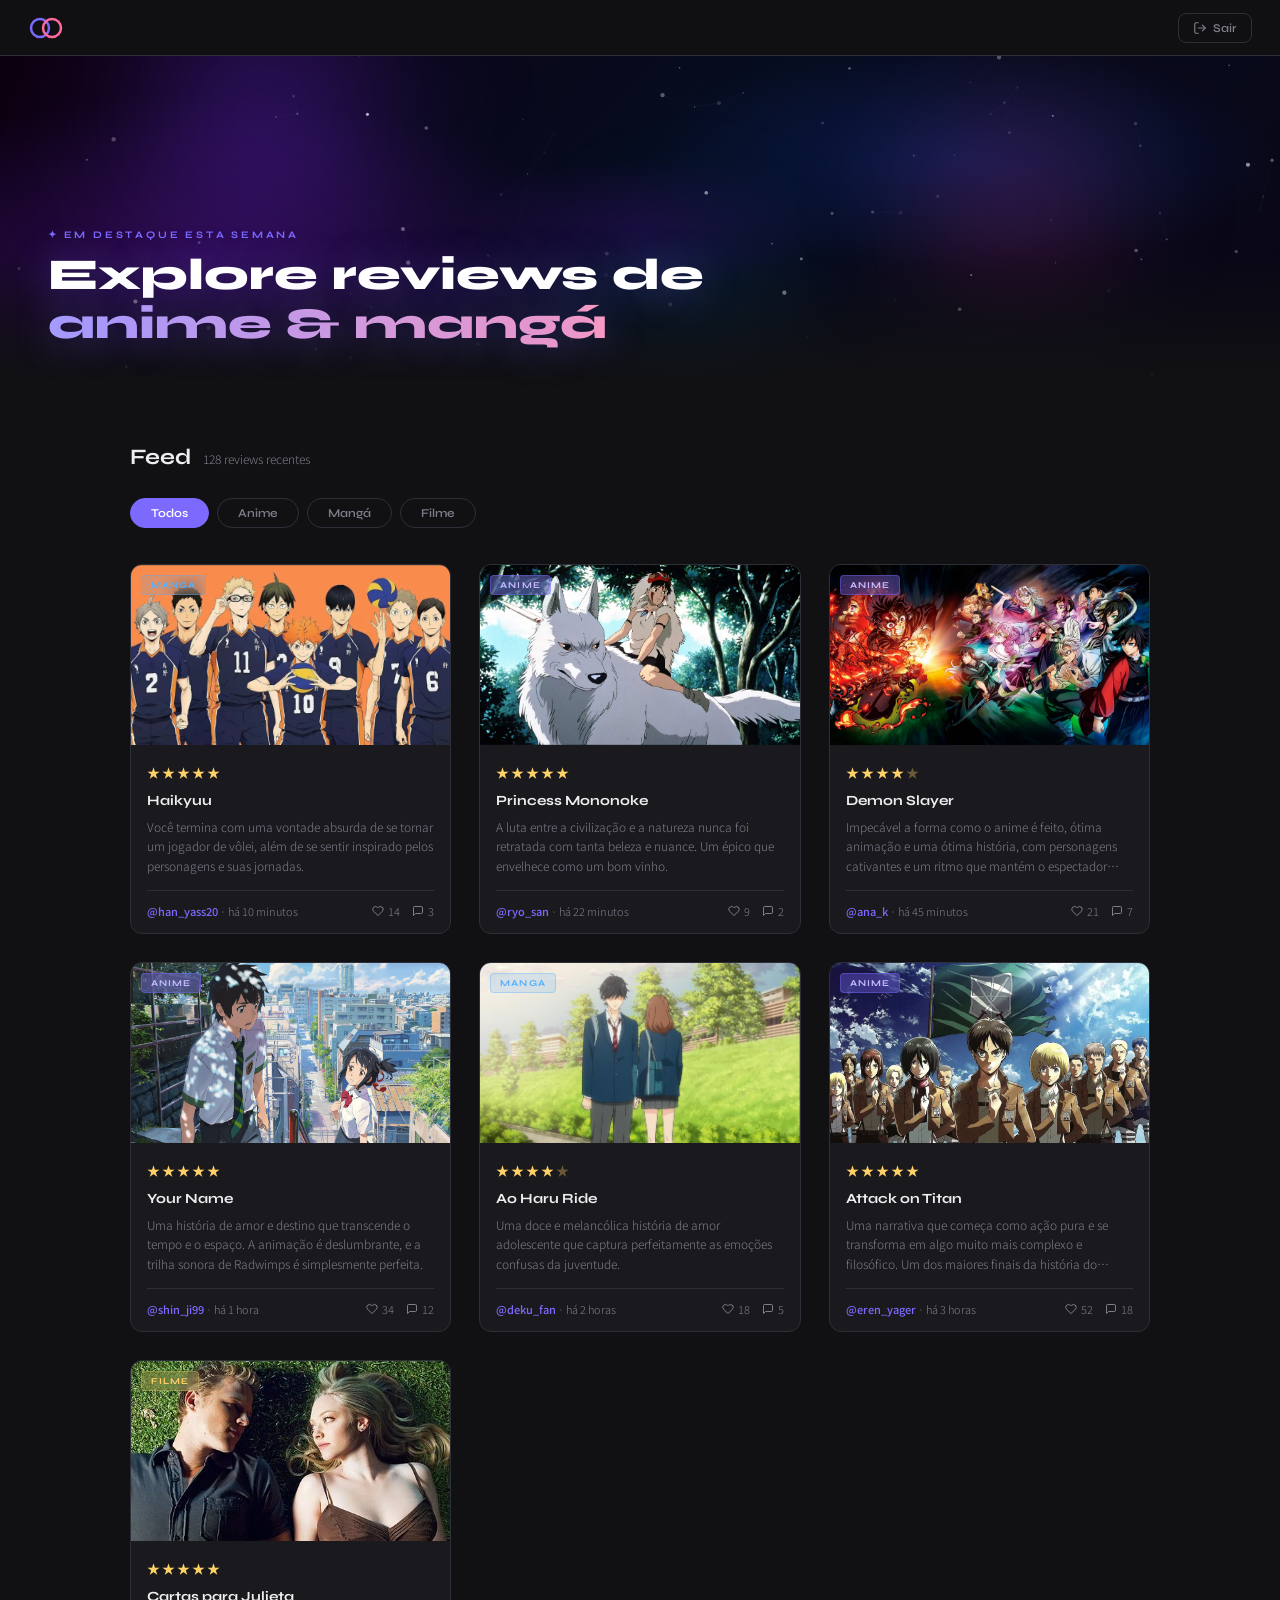
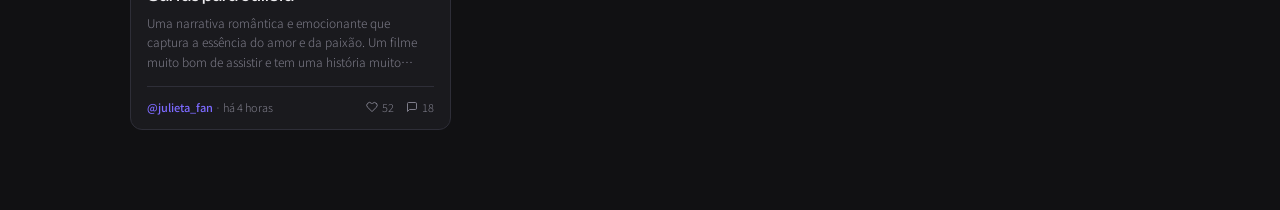
<file: index.html>
<!DOCTYPE html>
<html lang="pt-BR">
<head>
  <meta charset="UTF-8">
  <meta name="viewport" content="width=device-width, initial-scale=1.0">
  <title>NerdHub — Home</title>
  <link rel="preconnect" href="https://fonts.googleapis.com">
  <link rel="stylesheet" href="https://fonts.googleapis.com/css2?family=Syne:wght@400;600;700;800&family=Noto+Sans+JP:wght@300;400;500&display=swap">
  <link rel="stylesheet" href="styles/index.css">
</head>
<body>

<!-- ══ NAVBAR ══ -->
<nav>
  <a href="index.html" class="nav-logo">
    <svg class="logo-icon" viewBox="0 0 36 36" fill="none" xmlns="http://www.w3.org/2000/svg">
      <circle cx="12" cy="18" r="9" stroke="#7c6aff" stroke-width="2.5"/>
      <circle cx="24" cy="18" r="9" stroke="#ff6a9b" stroke-width="2.5"/>
    </svg>
  </a>

  <ul class="nav-links"></ul>

  <div class="nav-actions">
    <button class="btn-logout" onclick="location.href='login.html'">
      <svg width="14" height="14" viewBox="0 0 24 24" fill="none" stroke="currentColor" stroke-width="2" stroke-linecap="round" stroke-linejoin="round">
        <path d="M9 21H5a2 2 0 0 1-2-2V5a2 2 0 0 1 2-2h4"/>
        <polyline points="16 17 21 12 16 7"/>
        <line x1="21" y1="12" x2="9" y2="12"/>
      </svg>
      Sair
    </button>
  </div>
</nav>

<!-- ══ HERO ══ -->
<section class="hero">
  <div class="hero-bg"></div>

  <!-- Orbes de luz -->
  <div class="hero-orb hero-orb-1"></div>
  <div class="hero-orb hero-orb-2"></div>
  <div class="hero-orb hero-orb-3"></div>

  <!-- Pontos flutuantes gerados via JS -->
  <canvas class="hero-dots" id="hero-canvas"></canvas>

  <!-- Texto hero -->
  <div class="hero-content">
    <p class="hero-eyebrow">✦ Em destaque esta semana</p>
    <h2 class="hero-title">Explore reviews de<br><span>anime & mangá</span></h2>
  </div>

  <!-- Gradiente de saída -->
  <div class="hero-fade"></div>
</section>

<!-- ══ MAIN ══ -->
<main>
  <div class="section-header">
    <h2 class="section-title">Feed</h2>
    <span class="section-count">128 reviews recentes</span>
  </div>

  <div class="filters">
    <button class="filter-btn active" data-filter="all">Todos</button>
    <button class="filter-btn" data-filter="anime">Anime</button>
    <button class="filter-btn" data-filter="manga">Mangá</button>
    <button class="filter-btn" data-filter="filme">Filme</button>
  </div>

  <div class="feed-grid" id="feed-grid"></div>
</main>

<script src="scripts/index.js"></script>

</body>
</html>
</file>
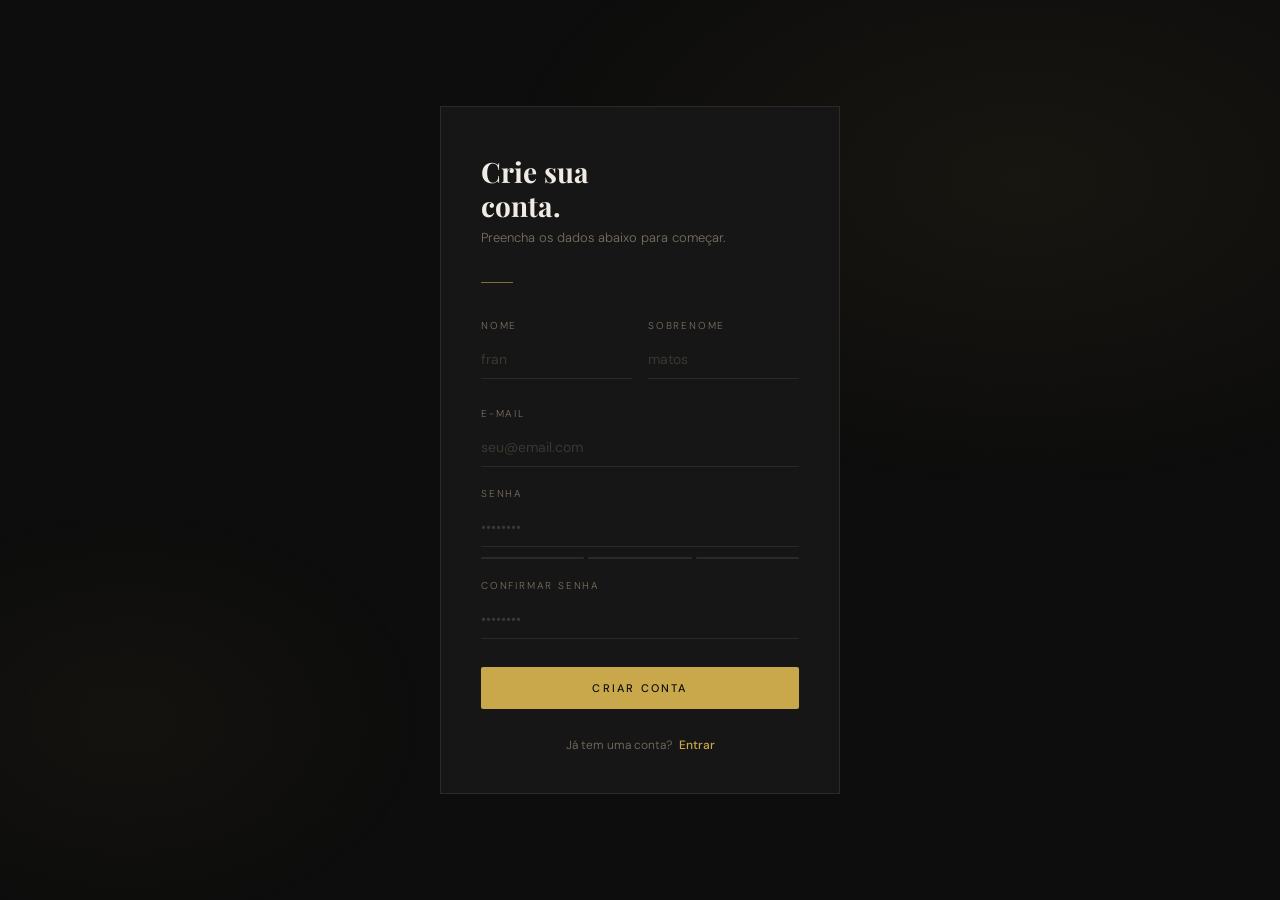
<file: cadastro.html>
<!DOCTYPE html>
<html lang="pt-BR">
<head>
  <meta charset="UTF-8">
  <meta name="viewport" content="width=device-width, initial-scale=1.0">
  <title>NerdHub — Cadastro</title>
  <link rel="stylesheet" href="styles/login.css">
</head>
<body>

  <div class="card">
    <h1 class="card-title">Crie sua<br>conta.</h1>
    <p class="card-subtitle">Preencha os dados abaixo para começar.</p>
    <div class="divider"></div>

    <form action="/back/verficar_user.php" id="register-form" novalidate>
      <div class="form-row">
        <div class="form-group">
          <label for="first-name">Nome</label>
          <input
            type="text"
            id="first-name"
            name="first_name"
            placeholder="fran"
            autocomplete="given-name"
            required
          >
        </div>
        <div class="form-group">
          <label for="last-name">Sobrenome</label>
          <input
            type="text"
            id="last-name"
            name="last_name"
            placeholder="matos"
            autocomplete="family-name"
            required
          >
        </div>
      </div>

      <div class="form-group">
        <label for="email">E-mail</label>
        <input
          type="email"
          id="email"
          name="email"
          placeholder="seu@email.com"
          autocomplete="email"
          required
        >
      </div>

      <div class="form-group">
        <label for="password">Senha</label>
        <input
          type="password"
          id="password"
          name="password"
          placeholder="••••••••"
          autocomplete="new-password"
          required
          minlength="8"
        >
        <div class="password-strength" id="strength-bars">
          <div class="strength-bar" id="bar1"></div>
          <div class="strength-bar" id="bar2"></div>
          <div class="strength-bar" id="bar3"></div>
        </div>
      </div>

      <div class="form-group">
        <label for="confirm-password">Confirmar senha</label>
        <input
          type="password"
          id="confirm-password"
          name="confirm_password"
          placeholder="••••••••"
          autocomplete="new-password"
          required
        >
      </div>

      <button type="submit" class="btn-primary">Criar conta</button>
    </form>

    <div class="card-footer">
      Já tem uma conta?
      <a href="login.html">Entrar</a>
    </div>
  </div>

  <!-- <script>
    const passwordInput = document.getElementById('password');
    const bars = [
      document.getElementById('bar1'),
      document.getElementById('bar2'),
      document.getElementById('bar3'),
    ];

    function getStrength(pwd) {
      let score = 0;
      if (pwd.length >= 8)  score++;
      if (/[A-Z]/.test(pwd) && /[a-z]/.test(pwd)) score++;
      if (/[0-9]/.test(pwd) || /[^A-Za-z0-9]/.test(pwd)) score++;
      return score; // 0-3
    }

    const classMap = ['', 'active-weak', 'active-medium', 'active-strong'];

    passwordInput.addEventListener('input', () => {
      const score = getStrength(passwordInput.value);
      bars.forEach((bar, i) => {
        bar.className = 'strength-bar';
        if (i < score) bar.classList.add(classMap[score]);
      });
    });

    // ── Submit ──
    const form = document.getElementById('register-form');

    form.addEventListener('submit', (e) => {
      e.preventDefault();

      const firstName = form.first_name.value.trim();
      const lastName  = form.last_name.value.trim();
      const email     = form.email.value.trim();
      const password  = form.password.value;
      const confirm   = form.confirm_password.value;

      if (!firstName || !lastName || !email || !password || !confirm) {
        alert('Preencha todos os campos.');
        return;
      }

      if (password !== confirm) {
        alert('As senhas não coincidem.');
        return;
      }

      if (password.length < 8) {
        alert('A senha precisa ter ao menos 8 caracteres.');
        return;
      }

      // Aqui você faria a chamada para sua API
      console.log('Cadastro com:', { firstName, lastName, email });
    });
  </script> -->

</body>
</html>
</file>
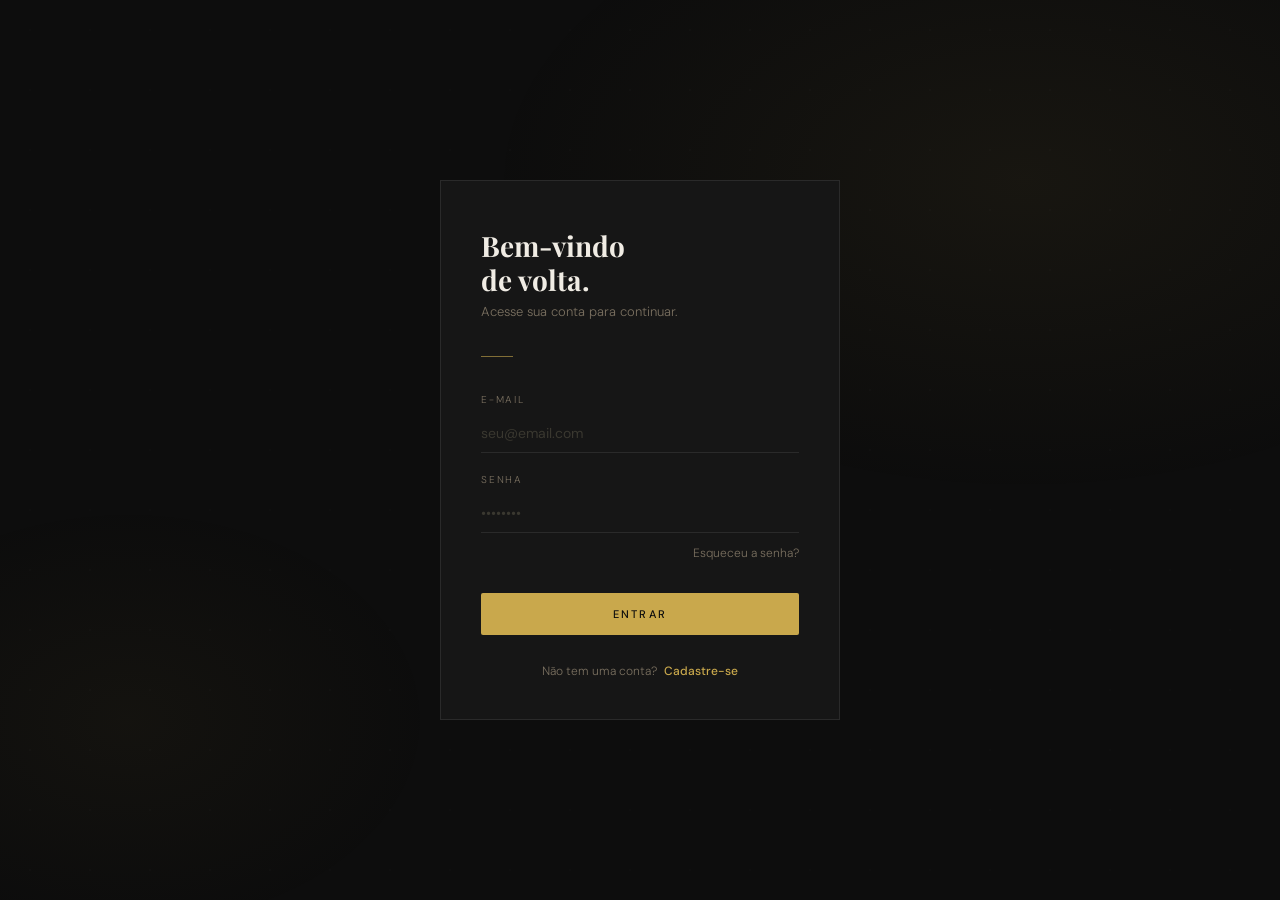
<file: login.html>
<!DOCTYPE html>
<html lang="pt-BR">
<head>
  <meta charset="UTF-8">
  <meta name="viewport" content="width=device-width, initial-scale=1.0">
  <title>NerdHub — Login</title>
  <link rel="stylesheet" href="styles/login.css">
</head>
<body>

  <div class="card">
    <h1 class="card-title">Bem‑vindo<br>de volta.</h1>
    <p class="card-subtitle">Acesse sua conta para continuar.</p>
    <div class="divider"></div>

    <form id="login-form" novalidate>
      <div class="form-group">
        <label for="email">E-mail</label>
        <input
          type="email"
          id="email"
          name="email"
          placeholder="seu@email.com"
          autocomplete="email"
          required
        >
      </div>

      <div class="form-group">
        <label for="password">Senha</label>
        <input
          type="password"
          id="password"
          name="password"
          placeholder="••••••••"
          autocomplete="current-password"
          required
        >
      </div>

      <div class="form-extras">
        <a href="#" class="link-small">Esqueceu a senha?</a>
      </div>

      <button type="submit" class="btn-primary">Entrar</button>
    </form>

    <div class="card-footer">
      Não tem uma conta?
      <a href="cadastro.html">Cadastre-se</a>
    </div>
  </div>

  <!-- <script>
    const form = document.getElementById('login-form');

    form.addEventListener('submit', (e) => {
      e.preventDefault();

      const email    = form.email.value.trim();
      const password = form.password.value;

      if (!email || !password) {
        alert('Preencha todos os campos.');
        return;
      }

      // Aqui você faria a chamada para sua API
      console.log('Login com:', { email, password });
    });
  </script> -->

</body>
</html>
</file>
<file: styles/index.css>
@import url('https://fonts.googleapis.com/css2?family=Syne:wght@400;600;700;800&family=Noto+Sans+JP:wght@300;400;500&display=swap');

*, *::before, *::after { box-sizing: border-box; margin: 0; padding: 0; }

:root {
  --bg: #111113;
  --surface: #1a1a1e;
  --surface2: #222228;
  --border: #2e2e38;
  --text: #eeedf0;
  --text-muted: #7e7d8a;
  --accent: #7c6aff;
  --accent2: #ff6a9b;
  --radius: 12px;
}

html { scroll-behavior: smooth; }

body {
  background: var(--bg);
  color: var(--text);
  font-family: 'Noto Sans JP', sans-serif;
  font-weight: 300;
  min-height: 100vh;
}

/* ── SCROLLBAR ── */
::-webkit-scrollbar { width: 6px; }
::-webkit-scrollbar-track { background: var(--bg); }
::-webkit-scrollbar-thumb { background: var(--border); border-radius: 3px; }

/* ══════════════════════════════
   NAVBAR
══════════════════════════════ */
nav {
  position: sticky;
  top: 0;
  z-index: 100;
  display: flex;
  align-items: center;
  justify-content: space-between;
  padding: 0 28px;
  height: 56px;
  background: rgba(17,17,19,0.88);
  backdrop-filter: blur(14px);
  border-bottom: 1px solid var(--border);
}

.nav-logo {
  display: flex;
  align-items: center;
  gap: 10px;
  text-decoration: none;
}

.logo-icon { width: 36px; height: 36px; }

.nav-links {
  display: flex;
  gap: 4px;
  list-style: none;
}

.nav-links a {
  font-family: 'Syne', sans-serif;
  font-size: 13px;
  font-weight: 600;
  color: var(--text-muted);
  text-decoration: none;
  padding: 6px 14px;
  border-radius: 6px;
  transition: color .2s, background .2s;
}

.nav-links a:hover,
.nav-links a.active { color: var(--text); background: var(--surface2); }

.nav-actions { display: flex; align-items: center; gap: 10px; }

.btn-logout {
  display: flex;
  align-items: center;
  gap: 6px;
  background: none;
  border: 1px solid var(--border);
  color: var(--text-muted);
  font-family: 'Syne', sans-serif;
  font-size: 12px;
  font-weight: 600;
  padding: 7px 14px;
  border-radius: 8px;
  cursor: pointer;
  transition: border-color .2s, color .2s;
}

.btn-logout:hover { border-color: var(--accent2); color: var(--accent2); }

/* ══════════════════════════════
   HERO BANNER
══════════════════════════════ */
.hero {
  position: relative;
  width: 100%;
  height: 340px;
  overflow: hidden;
  animation: fadeIn .7s ease both;
}

.hero-bg {
  position: absolute;
  inset: 0;
  background:
    radial-gradient(ellipse 55% 80% at 15% 60%, #2a0a4a 0%, transparent 60%),
    radial-gradient(ellipse 45% 60% at 75% 30%, #0a1a4a 0%, transparent 55%),
    radial-gradient(ellipse 30% 40% at 50% 50%, #1a0a3a 0%, transparent 50%),
    linear-gradient(135deg, #0d0010 0%, #060d20 50%, #0a0614 100%);
}

/* Orbes de luz suaves */
.hero-orb {
  position: absolute;
  border-radius: 50%;
  filter: blur(70px);
  animation: orbFloat 9s ease-in-out infinite alternate;
  pointer-events: none;
}

.hero-orb-1 {
  width: 320px; height: 320px;
  background: radial-gradient(circle, #7c2bff88, transparent 70%);
  top: -100px; left: 8%;
  animation-delay: 0s;
}

.hero-orb-2 {
  width: 220px; height: 220px;
  background: radial-gradient(circle, #ff2b8f66, transparent 70%);
  top: 40px; right: 12%;
  animation-delay: -3s;
}

.hero-orb-3 {
  width: 160px; height: 160px;
  background: radial-gradient(circle, #00d4ff55, transparent 70%);
  bottom: 10px; left: 48%;
  animation-delay: -5s;
}

@keyframes orbFloat {
  from { transform: translate(0, 0) scale(1); }
  to   { transform: translate(24px, -18px) scale(1.12); }
}

/* Canvas de pontos */
.hero-dots {
  position: absolute;
  inset: 0;
  width: 100%;
  height: 100%;
  pointer-events: none;
}

/* Gradiente de saída no bottom */
.hero-fade {
  position: absolute;
  bottom: 0; left: 0; right: 0;
  height: 140px;
  background: linear-gradient(to top, var(--bg) 10%, transparent);
  pointer-events: none;
  z-index: 1;
}

/* Texto no hero */
.hero-content {
  position: absolute;
  bottom: 48px;
  left: 48px;
  z-index: 2;
}

.hero-eyebrow {
  font-family: 'Syne', sans-serif;
  font-size: 10px;
  font-weight: 700;
  letter-spacing: .28em;
  text-transform: uppercase;
  color: var(--accent);
  margin-bottom: 10px;
}

.hero-title {
  font-family: 'Syne', sans-serif;
  font-size: clamp(28px, 4vw, 44px);
  font-weight: 800;
  line-height: 1.1;
  color: #fff;
  text-shadow: 0 2px 40px rgba(124,106,255,.4);
}

.hero-title span {
  background: linear-gradient(90deg, #a89fff, #ff9ec0);
  -webkit-background-clip: text;
  -webkit-text-fill-color: transparent;
}

/* ══════════════════════════════
   MAIN CONTENT
══════════════════════════════ */
main {
  max-width: 1100px;
  margin: 0 auto;
  padding: 48px 40px 80px;
}

/* Seção header */
.section-header {
  display: flex;
  align-items: baseline;
  gap: 12px;
  margin-bottom: 28px;
}

.section-title {
  font-family: 'Syne', sans-serif;
  font-size: 22px;
  font-weight: 700;
}

.section-count {
  font-size: 12px;
  color: var(--text-muted);
}

/* Filtros */
.filters {
  display: flex;
  gap: 8px;
  margin-bottom: 36px;
  flex-wrap: wrap;
}

.filter-btn {
  font-family: 'Syne', sans-serif;
  font-size: 12px;
  font-weight: 600;
  padding: 7px 20px;
  border-radius: 20px;
  border: 1px solid var(--border);
  background: none;
  color: var(--text-muted);
  cursor: pointer;
  transition: all .2s;
}

.filter-btn:hover { border-color: var(--accent); color: var(--accent); }
.filter-btn.active { background: var(--accent); border-color: var(--accent); color: #fff; }

/* ══════════════════════════════
   GRID DE CARDS
══════════════════════════════ */
.feed-grid {
  display: grid;
  grid-template-columns: repeat(3, 1fr);
  gap: 28px;
}

/* Card */
.card {
  background: var(--surface);
  border: 1px solid var(--border);
  border-radius: var(--radius);
  overflow: hidden;
  cursor: pointer;
  transition: transform .25s cubic-bezier(.22,1,.36,1), border-color .2s, box-shadow .25s;
  animation: fadeUp .5s cubic-bezier(.22,1,.36,1) both;
}

.card:hover {
  transform: translateY(-5px);
  border-color: var(--accent);
  box-shadow: 0 16px 48px rgba(124,106,255,.15);
}

.card:nth-child(1) { animation-delay: .05s; }
.card:nth-child(2) { animation-delay: .10s; }
.card:nth-child(3) { animation-delay: .15s; }
.card:nth-child(4) { animation-delay: .20s; }
.card:nth-child(5) { animation-delay: .25s; }
.card:nth-child(6) { animation-delay: .30s; }
.card:nth-child(7) { animation-delay: .35s; }

@keyframes fadeUp {
  from { opacity: 0; transform: translateY(20px); }
  to   { opacity: 1; transform: translateY(0); }
}

/* Thumbnail */
.card-thumb {
  position: relative;
  width: 100%;
  aspect-ratio: 16/9;
  overflow: hidden;
  background: var(--surface2);
}

.card-thumb img {
  width: 100%;
  height: 100%;
  object-fit: cover;
  transition: transform .4s cubic-bezier(.22,1,.36,1);
  display: block;
}

.card:hover .card-thumb img { transform: scale(1.06); }

/* Badge */
.card-badge {
  position: absolute;
  top: 10px;
  left: 10px;
  font-family: 'Syne', sans-serif;
  font-size: 9px;
  font-weight: 700;
  letter-spacing: .12em;
  text-transform: uppercase;
  padding: 4px 9px;
  border-radius: 4px;
  backdrop-filter: blur(8px);
}

.card-badge.anime {
  background: rgba(124,106,255,.35);
  color: #c4baff;
  border: 1px solid rgba(124,106,255,.4);
}

.card-badge.manga {
  background: rgba(86, 176, 255, 0.18);
  color: #56B0FF;
  border: 1px solid rgba(86, 176, 255, 0.35);
}

.card-badge.filme {
  background: rgba(255,209,102,.18);
  color: #ffd166;
  border: 1px solid rgba(255,209,102,.3);
}

/* Corpo */
.card-body { padding: 18px 16px 14px; }

/* Estrelas */
.stars {
  display: flex;
  gap: 2px;
  margin-bottom: 10px;
}

.star { font-size: 13px; color: #ffd166; }
.star.half { opacity: .35; }

/* Título */
.card-title {
  font-family: 'Syne', sans-serif;
  font-size: 14px;
  font-weight: 700;
  color: var(--text);
  margin-bottom: 8px;
  white-space: nowrap;
  overflow: hidden;
  text-overflow: ellipsis;
}

/* Resumo */
.card-excerpt {
  font-size: 12px;
  line-height: 1.65;
  color: var(--text-muted);
  display: -webkit-box;
  -webkit-line-clamp: 3;
  -webkit-box-orient: vertical;
  overflow: hidden;
  margin-bottom: 14px;
}

/* Footer do card */
.card-footer {
  display: flex;
  align-items: center;
  justify-content: space-between;
  padding-top: 12px;
  border-top: 1px solid var(--border);
}

.card-user { font-size: 11px; color: var(--text-muted); }
.card-user strong { color: var(--accent); font-weight: 500; }

.card-stats { display: flex; gap: 12px; }

.stat {
  display: flex;
  align-items: center;
  gap: 4px;
  font-size: 11px;
  color: var(--text-muted);
  cursor: pointer;
}

.stat svg { width: 12px; height: 12px; }

.stat.like:hover    { color: var(--accent2); }
.stat.comment:hover { color: var(--accent); }

/* ══════════════════════════════
   ANIMAÇÕES GERAIS
══════════════════════════════ */
@keyframes fadeIn {
  from { opacity: 0; }
  to   { opacity: 1; }
}

/* ── Responsivo ── */
@media (max-width: 860px) {
  .feed-grid { grid-template-columns: repeat(2, 1fr); gap: 22px; }
  main { padding: 40px 28px 60px; }
}

@media (max-width: 540px) {
  .feed-grid { grid-template-columns: 1fr; }
  .nav-links  { display: none; }
  main { padding: 32px 20px 60px; }
  .hero-content { left: 28px; bottom: 40px; }
}
</file>
<file: styles/login.css>
@import url('https://fonts.googleapis.com/css2?family=Playfair+Display:wght@400;700&family=DM+Sans:wght@300;400;500&display=swap');

*, *::before, *::after {
  box-sizing: border-box;
  margin: 0;
  padding: 0;
}

:root {
  --bg: #0d0d0d;
  --surface: #161616;
  --border: #2a2a2a;
  --border-focus: #c9a84c;
  --accent: #c9a84c;
  --accent-dim: #a8893a;
  --text: #f0ece4;
  --text-muted: #7a7060;
  --error: #e05a5a;
  --radius: 2px;
}

html, body {
  height: 100%;
}

body {
  background-color: var(--bg);
  color: var(--text);
  font-family: 'DM Sans', sans-serif;
  font-weight: 300;
  display: flex;
  align-items: center;
  justify-content: center;
  min-height: 100vh;
  overflow: hidden;
}

/* ── Background decoration ── */
body::before {
  content: '';
  position: fixed;
  inset: 0;
  background:
    radial-gradient(ellipse 60% 50% at 80% 20%, rgba(201,168,76,0.06) 0%, transparent 70%),
    radial-gradient(ellipse 40% 40% at 10% 80%, rgba(201,168,76,0.04) 0%, transparent 60%);
  pointer-events: none;
  z-index: 0;
}

body::after {
  content: '';
  position: fixed;
  inset: 0;
  background-image: url("data:image/svg+xml,%3Csvg width='60' height='60' viewBox='0 0 60 60' xmlns='http://www.w3.org/2000/svg'%3E%3Cg fill='none' fill-rule='evenodd'%3E%3Cg fill='%23ffffff' fill-opacity='0.015'%3E%3Ccircle cx='30' cy='30' r='1'/%3E%3C/g%3E%3C/g%3E%3C/svg%3E");
  pointer-events: none;
  z-index: 0;
}

/* ── Card ── */
.card {
  position: relative;
  z-index: 1;
  background: var(--surface);
  border: 1px solid var(--border);
  width: 100%;
  max-width: 400px;
  padding: 48px 40px 40px;
  animation: fadeUp 0.6s cubic-bezier(0.22, 1, 0.36, 1) both;
}

@keyframes fadeUp {
  from { opacity: 0; transform: translateY(24px); }
  to   { opacity: 1; transform: translateY(0); }
}

/* ── Header ── */
/* .card-brand {
  font-family: 'Playfair Display', serif;
  font-size: 11px;
  font-weight: 400;
  letter-spacing: 0.3em;
  text-transform: uppercase;
  color: var(--accent);
  margin-bottom: 32px;
  display: block;
} */

.card-title {
  font-family: 'Playfair Display', serif;
  font-size: 28px;
  font-weight: 700;
  color: var(--text);
  line-height: 1.2;
  margin-bottom: 6px;
}

.card-subtitle {
  font-size: 13px;
  color: var(--text-muted);
  margin-bottom: 36px;
}

/* ── Divider ── */
.divider {
  width: 32px;
  height: 1px;
  background: var(--accent);
  margin-bottom: 36px;
  opacity: 0.6;
}

/* ── Form ── */
.form-group {
  margin-bottom: 20px;
}

.form-group:last-of-type {
  margin-bottom: 28px;
}

label {
  display: block;
  font-size: 10px;
  letter-spacing: 0.18em;
  text-transform: uppercase;
  color: var(--text-muted);
  margin-bottom: 8px;
  transition: color 0.2s;
}

.form-group:focus-within label {
  color: var(--accent);
}

input {
  width: 100%;
  background: transparent;
  border: none;
  border-bottom: 1px solid var(--border);
  padding: 10px 0;
  font-family: 'DM Sans', sans-serif;
  font-size: 14px;
  font-weight: 400;
  color: var(--text);
  outline: none;
  transition: border-color 0.25s;
  border-radius: 0;
  -webkit-appearance: none;
}

input::placeholder {
  color: #3a3830;
}

input:focus {
  border-color: var(--accent);
}

input:-webkit-autofill {
  -webkit-box-shadow: 0 0 0 100px var(--surface) inset;
  -webkit-text-fill-color: var(--text);
}

/* ── Row para dois campos lado a lado ── */
.form-row {
  display: grid;
  grid-template-columns: 1fr 1fr;
  gap: 16px;
}

/* ── Extras ── */
.form-extras {
  display: flex;
  justify-content: flex-end;
  margin-bottom: 32px;
  margin-top: -8px;
}

.link-small {
  font-size: 12px;
  color: var(--text-muted);
  text-decoration: none;
  transition: color 0.2s;
}

.link-small:hover {
  color: var(--accent);
}

/* ── Botão principal ── */
.btn-primary {
  width: 100%;
  background: var(--accent);
  color: #0d0d0d;
  border: none;
  padding: 14px 24px;
  font-family: 'DM Sans', sans-serif;
  font-size: 11px;
  font-weight: 500;
  letter-spacing: 0.2em;
  text-transform: uppercase;
  cursor: pointer;
  border-radius: var(--radius);
  transition: background 0.2s, transform 0.15s;
  position: relative;
  overflow: hidden;
}

.btn-primary:hover {
  background: var(--accent-dim);
}

.btn-primary:active {
  transform: scale(0.98);
}

/* ── Rodapé do card ── */
.card-footer {
  margin-top: 28px;
  text-align: center;
  font-size: 12px;
  color: var(--text-muted);
}

.card-footer a {
  color: var(--accent);
  text-decoration: none;
  font-weight: 500;
  margin-left: 4px;
  transition: opacity 0.2s;
}

.card-footer a:hover {
  opacity: 0.75;
}

/* ── Indicador de força de senha ── */
.password-strength {
  display: flex;
  gap: 4px;
  margin-top: 10px;
}

.strength-bar {
  height: 2px;
  flex: 1;
  background: var(--border);
  border-radius: 2px;
  transition: background 0.3s;
}

.strength-bar.active-weak   { background: #e05a5a; }
.strength-bar.active-medium { background: #e0a44a; }
.strength-bar.active-strong { background: #5aaa72; }

/* ── Responsivo ── */
@media (max-width: 480px) {
  .card {
    padding: 40px 28px 32px;
    margin: 20px;
  }

  .form-row {
    grid-template-columns: 1fr;
    gap: 0;
  }
}
</file>
